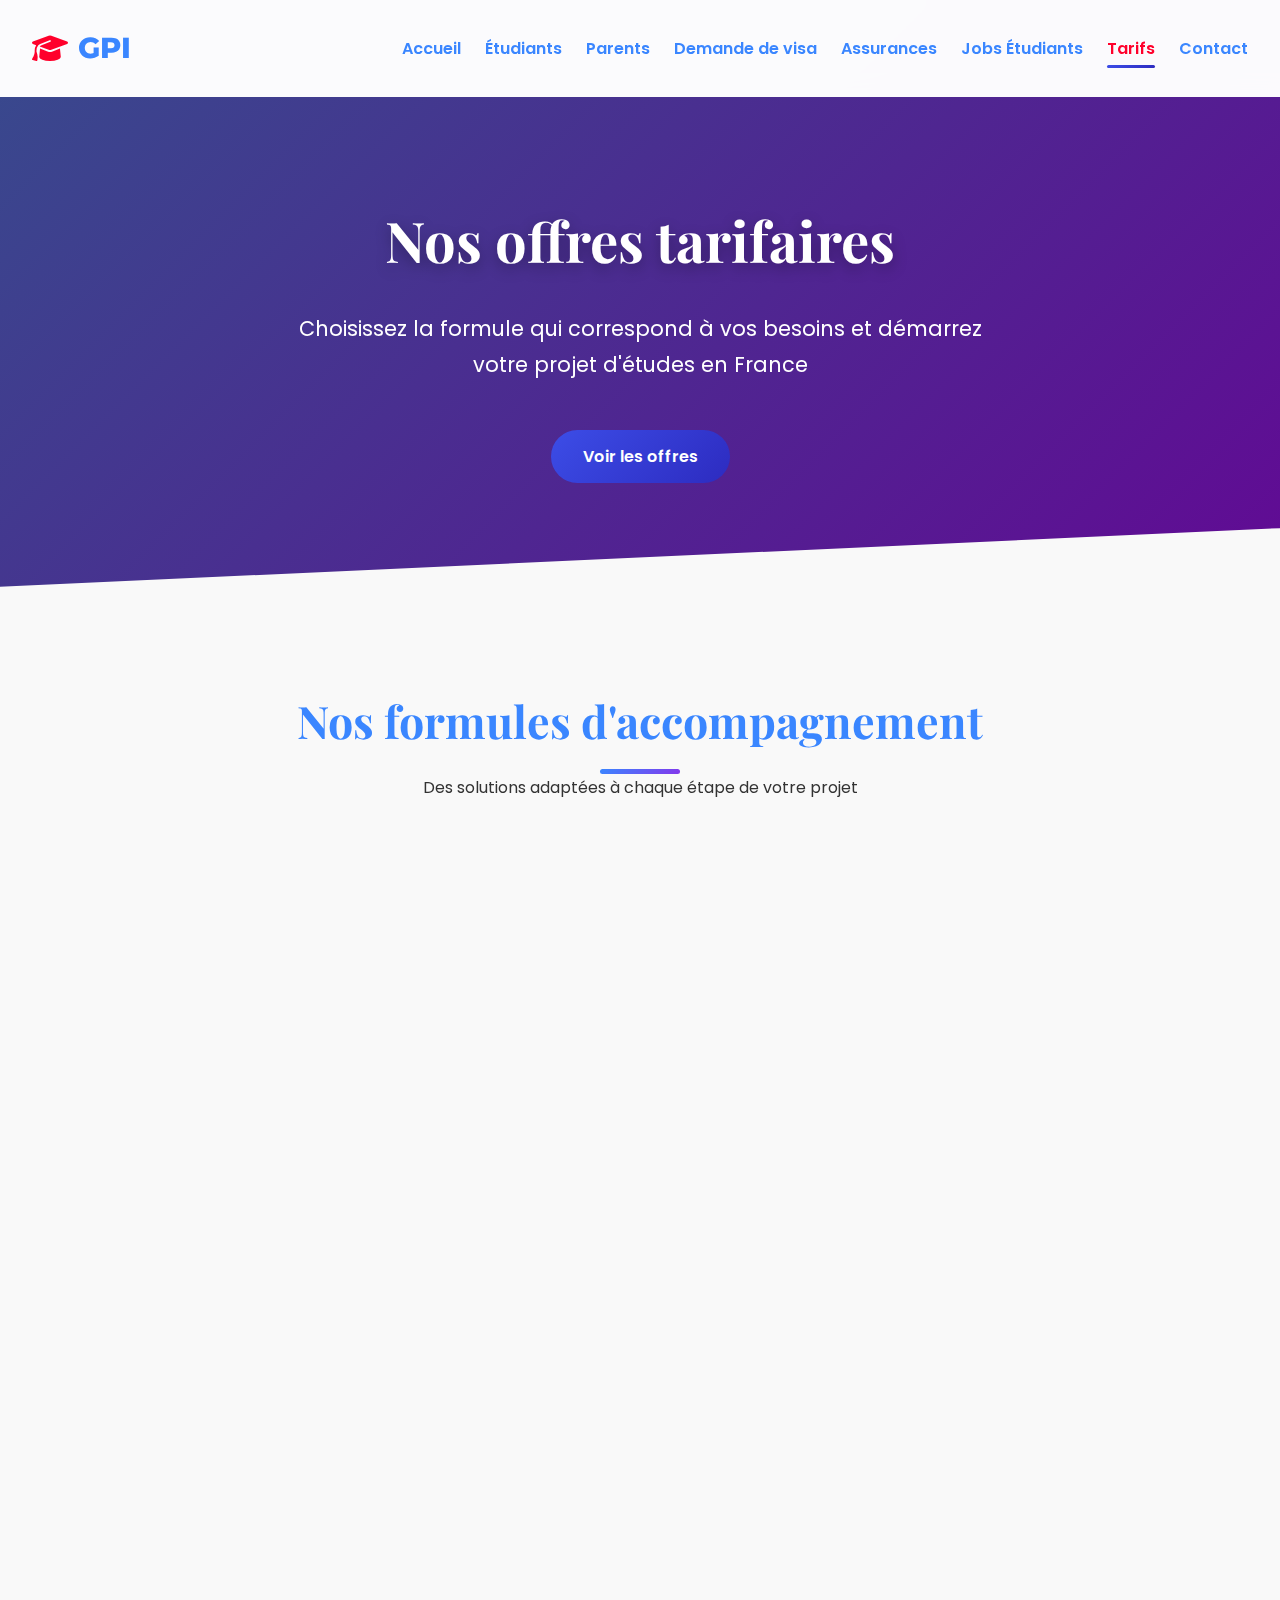
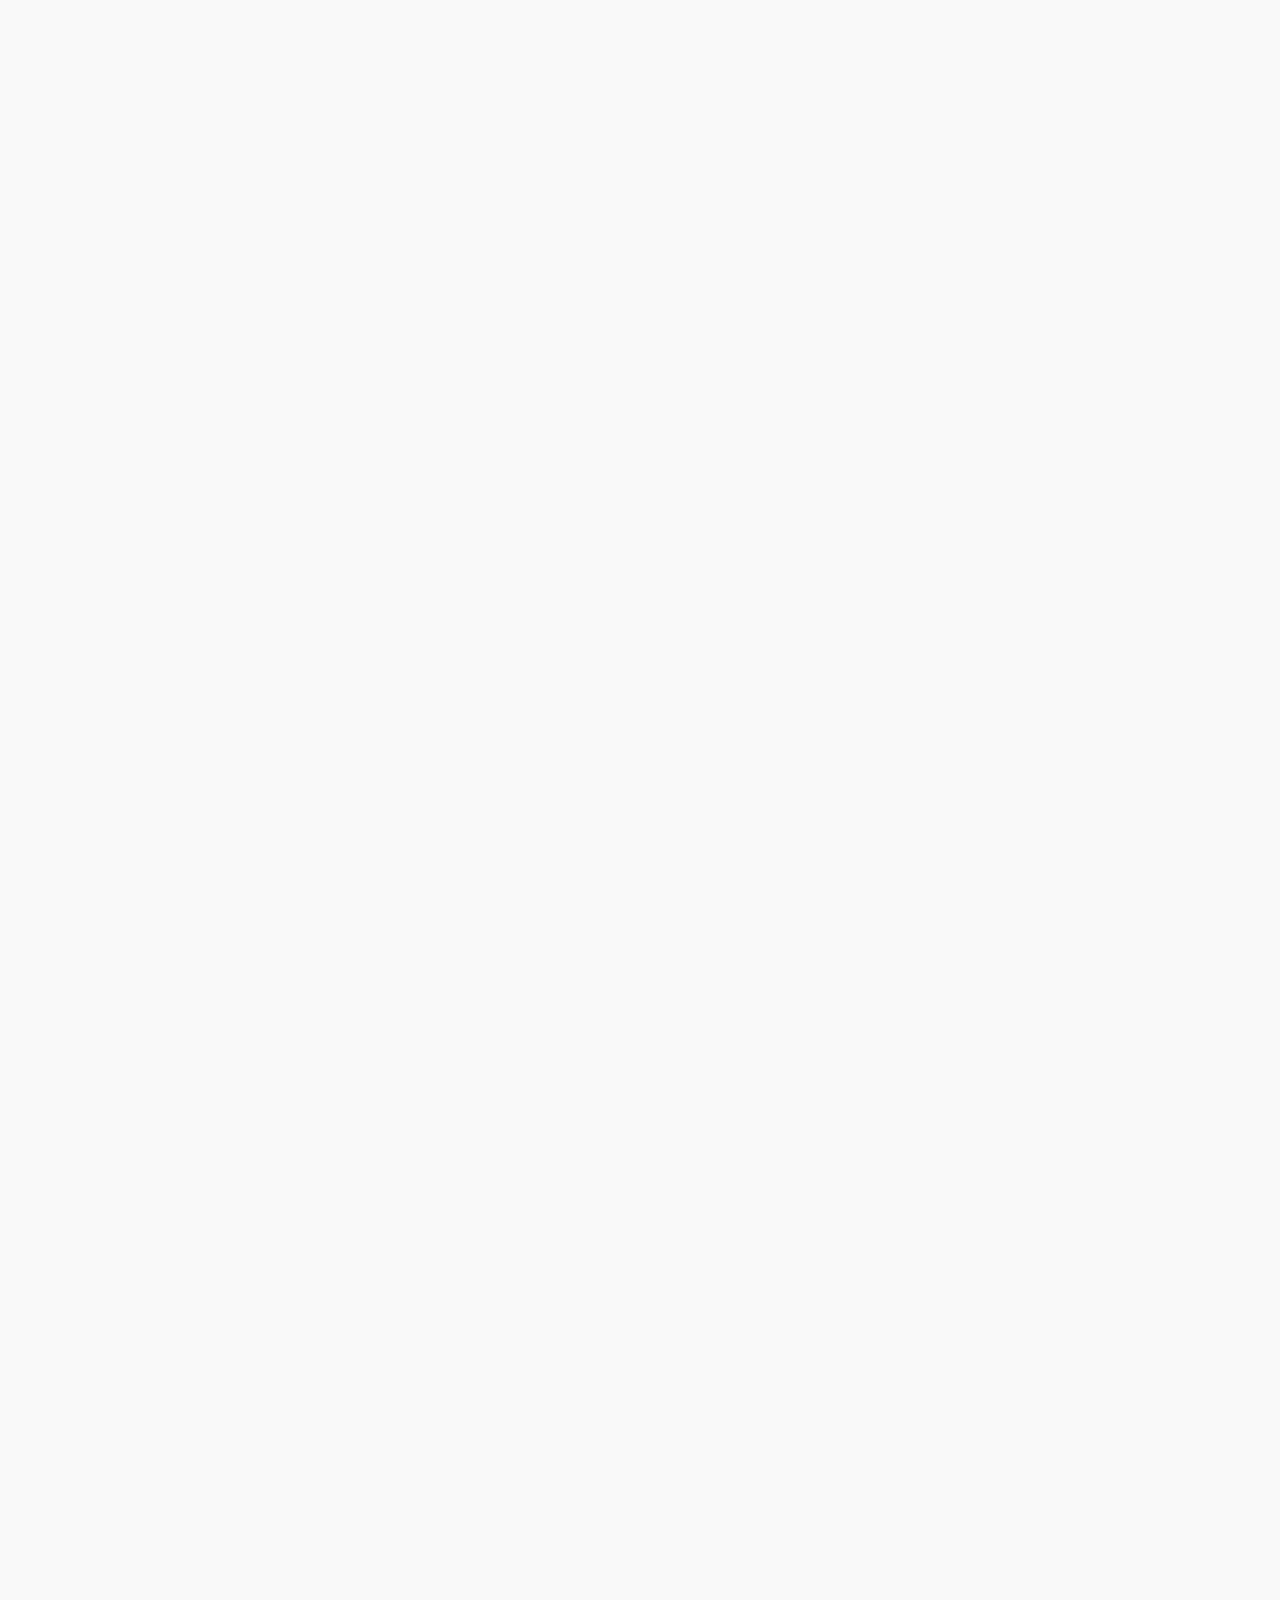
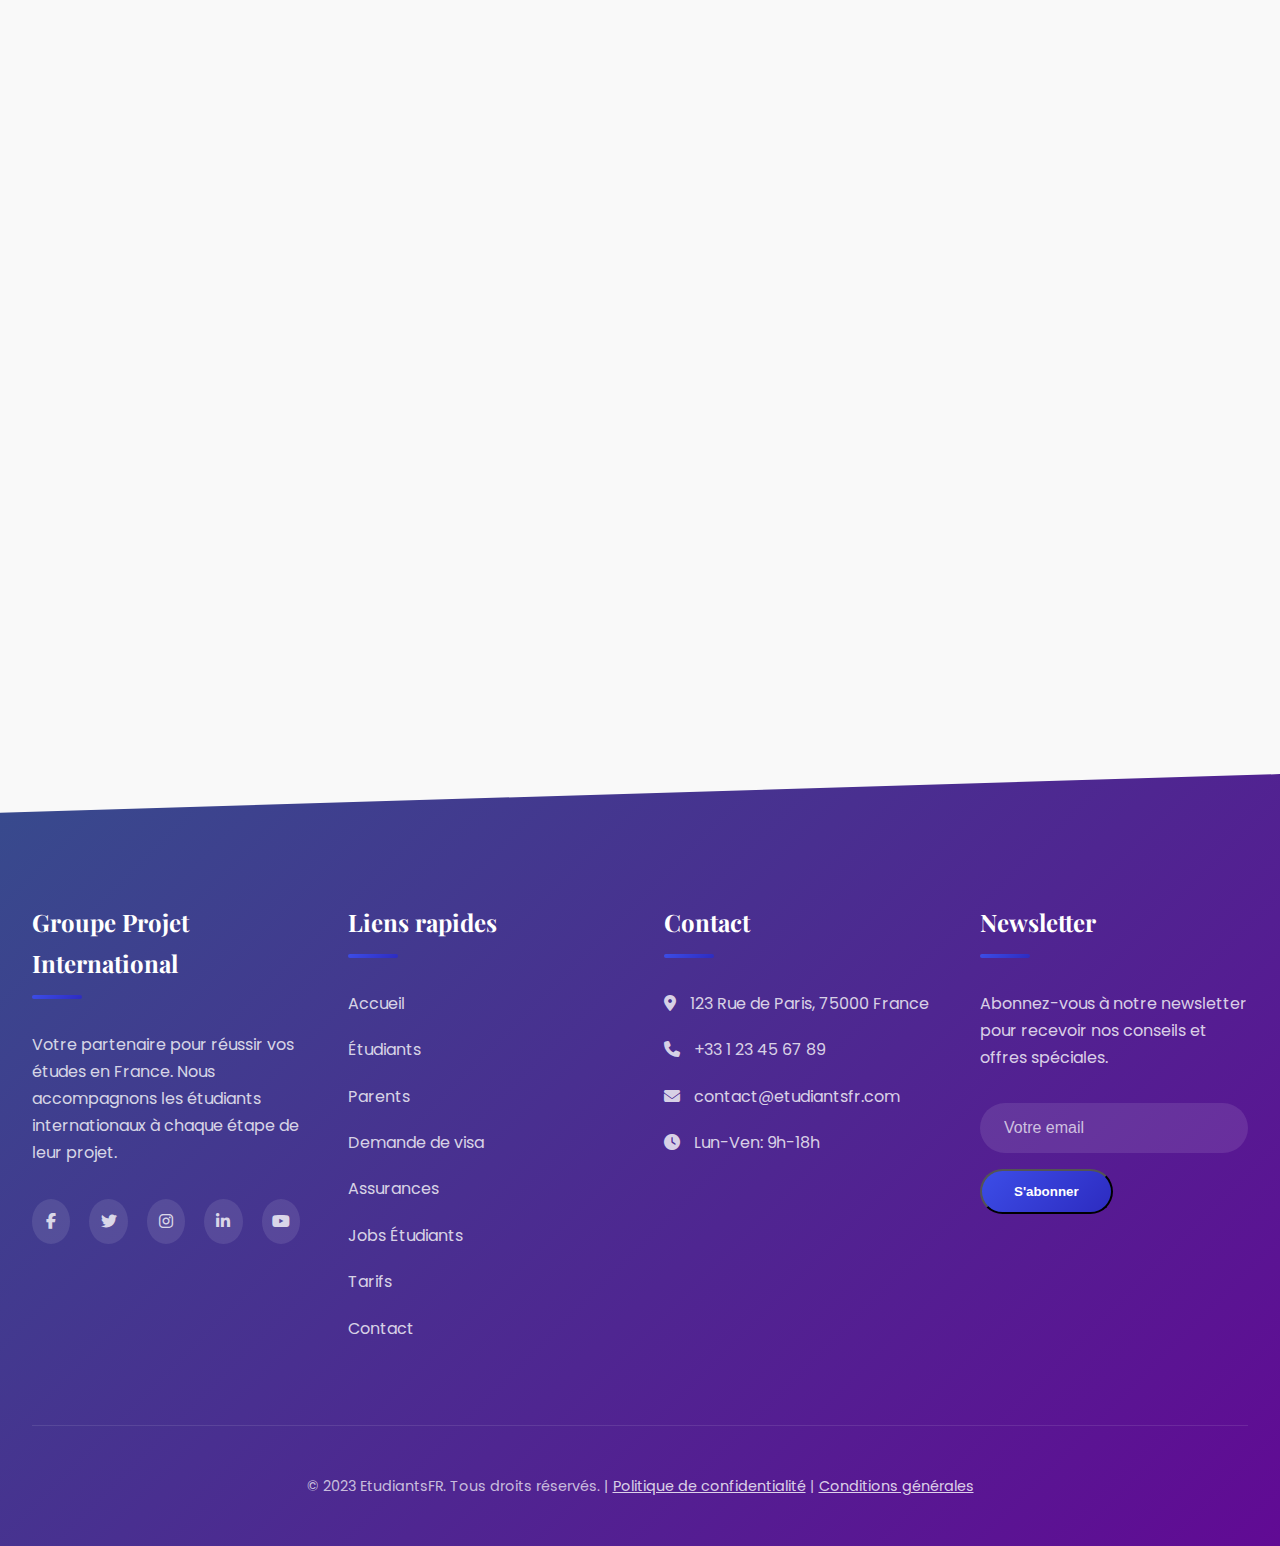
<file: tarifs.html>
<!DOCTYPE html>
<html lang="fr">
<head>
    <meta charset="UTF-8">
    <meta name="viewport" content="width=device-width, initial-scale=1.0">
    <title>Tarifs - GPI</title>
    
    <!-- Polices Google -->
    <link rel="preconnect" href="https://fonts.googleapis.com">
    <link rel="preconnect" href="https://fonts.gstatic.com" crossorigin>
    <link href="https://fonts.googleapis.com/css2?family=Poppins:wght@300;400;500;600;700&family=Playfair+Display:wght@700;800;900&family=Montserrat:wght@800;900&display=swap" rel="stylesheet">
    
    <!-- Font Awesome -->
    <link rel="stylesheet" href="https://cdnjs.cloudflare.com/ajax/libs/font-awesome/6.4.0/css/all.min.css">
    
    <!-- Bibliothèques CSS -->
    <link rel="stylesheet" href="https://unpkg.com/aos@next/dist/aos.css"/>

    <!-- Favicon moderne -->
    <link rel="icon" href="assets/img/logo.jpg" type="image/x-icon">
    <link rel="apple-touch-icon" href="images/logo/apple-touch-icon.png">
    <link rel="manifest" href="site.webmanifest">
    
    <!-- CSS principal avec préchargement -->
    <link rel="preload" href="assets/css/tarifs.css" as="style" onload="this.onload=null;this.rel='stylesheet'">
    <noscript><link rel="stylesheet" href="assets/css/tarifs.css"></noscript>
</head>
<body>
    <!-- Navbar -->
    <nav class="navbar" id="navbar">
        <a href="index.html" class="logo">
            <i class="fas fa-graduation-cap"></i>
            GPI
        </a>
        
        <ul class="nav-links" id="nav-links">
            <li><a href="index.html">Accueil</a></li>
            <li><a href="etudiants/etudiants.html">Étudiants</a></li>
            <li><a href="parents/parents.html">Parents</a></li>
            <li><a href="etudiants/avi.html">Demande de visa</a></li>
            <li><a href="vivre_france/assurances.html">Assurances</a></li>
            <li><a href="vivre_france/job_etudiant.html">Jobs Étudiants</a></li>
            <li><a href="tarifs.html" class="active">Tarifs</a></li>
            <li><a href="contact.html">Contact</a></li>
            <!--li><a href="connexion/login.html" class="btn btn-primary">Connexion</a></li-->
        </ul>
        
        <div class="menu-toggle" id="mobile-menu">
            <span></span>
            <span></span>
            <span></span>
        </div>
    </nav>

    <!-- Hero Section -->
    <section class="pricing-hero">
        <div class="container">
            <h1 data-aos="fade-up">Nos offres tarifaires</h1>
            <p data-aos="fade-up" data-aos-delay="200">Choisissez la formule qui correspond à vos besoins et démarrez votre projet d'études en France</p>
            <a href="#offres" class="btn btn-primary" data-aos="fade-up" data-aos-delay="400">Voir les offres</a>
        </div>
    </section>

    <!-- Pricing Section -->
    <section class="pricing-section" id="offres">
        <div class="container">
            <div class="section-title" data-aos="fade-up">
                <h2>Nos formules d'accompagnement</h2>
                <p>Des solutions adaptées à chaque étape de votre projet</p>
            </div>
            
            <div class="pricing-grid">
                <div class="pricing-card" data-aos="fade-up" data-aos-delay="100">
                    <div class="pricing-card-header">
                        <h3>Essentiel</h3>
                        <div class="price">49€</div>
                        <div class="period">par mois</div>
                    </div>
                    <div class="pricing-card-body">
                        <ul class="pricing-features">
                            <li>Accès à la plateforme d'information</li>
                            <li>Guide complet des démarches</li>
                            <li>Liste des documents requis</li>
                            <li>Espace membre personnel</li>
                            <li class="disabled">Accompagnement personnalisé</li>
                            <li class="disabled">Relance des administrations</li>
                            <li class="disabled">Service premium 24/7</li>
                        </ul>
                        <a href="#" class="btn btn-primary" style="width: 100%;">Choisir cette offre</a>
                    </div>
                </div>
                
                <div class="pricing-card popular" data-aos="fade-up" data-aos-delay="200">
                    <div class="popular-badge">Le plus populaire</div>
                    <div class="pricing-card-header">
                        <h3>Complet</h3>
                        <div class="price">99€</div>
                        <div class="period">par mois</div>
                    </div>
                    <div class="pricing-card-body">
                        <ul class="pricing-features">
                            <li>Tous les avantages Essentiel</li>
                            <li>Accompagnement par un expert</li>
                            <li>Vérification de votre dossier</li>
                            <li>Simulation d'entretien visa</li>
                            <li>Aide à la recherche de logement</li>
                            <li class="disabled">Service premium 24/7</li>
                            <li class="disabled">Conseiller dédié</li>
                        </ul>
                        <a href="#" class="btn btn-primary" style="width: 100%;">Choisir cette offre</a>
                    </div>
                </div>
                
                <div class="pricing-card" data-aos="fade-up" data-aos-delay="300">
                    <div class="pricing-card-header">
                        <h3>Premium</h3>
                        <div class="price">199€</div>
                        <div class="period">par mois</div>
                    </div>
                    <div class="pricing-card-body">
                        <ul class="pricing-features">
                            <li>Tous les avantages Complet</li>
                            <li>Conseiller dédié 24/7</li>
                            <li>Accompagnement VIP</li>
                            <li>Service de traduction</li>
                            <li>Assurance voyage incluse</li>
                            <li>Simulation d'entretien premium</li>
                            <li>Accès aux événements exclusifs</li>
                        </ul>
                        <a href="#" class="btn btn-primary" style="width: 100%;">Choisir cette offre</a>
                    </div>
                </div>
            </div>

            <!-- Payment Section -->
            <div class="payment-section" data-aos="fade-up" data-aos-delay="400">
                <h3>Méthodes de paiement</h3>
                <p style="text-align: center; color: #666; margin-bottom: 2rem;">Choisissez votre mode de paiement préféré</p>
                
                <div class="payment-methods">
                    <div class="payment-method selected" data-method="card">
                        <i class="fab fa-cc-visa"></i>
                        <i class="fab fa-cc-mastercard"></i>
                        <h4>Carte bancaire</h4>
                        <p>Paiement sécurisé par carte Visa ou Mastercard</p>
                    </div>
                    
                    <div class="payment-method" data-method="paypal">
                        <i class="fab fa-paypal"></i>
                        <h4>PayPal</h4>
                        <p>Paiement via votre compte PayPal</p>
                    </div>
                    
                    <div class="payment-method" data-method="airtel">
                        <i class="fas fa-mobile-alt"></i>
                        <h4>Airtel Money</h4>
                        <p>Paiement mobile via Airtel Money</p>
                    </div>
                    
                    <div class="payment-method" data-method="mtn">
                        <i class="fas fa-mobile-alt"></i>
                        <h4>MTN Mobile Money</h4>
                        <p>Paiement mobile via MTN</p>
                    </div>
                </div>
                
                <!-- Card Payment Form -->
                <div class="payment-form active" id="card-form">
                    <form id="card-payment">
                        <div class="form-group">
                            <label for="card-number">Numéro de carte</label>
                            <input type="text" id="card-number" placeholder="1234 5678 9012 3456" required>
                        </div>
                        
                        <div class="form-group">
                            <label for="card-name">Nom sur la carte</label>
                            <input type="text" id="card-name" placeholder="Jean DUPONT" required>
                        </div>
                        
                        <div class="form-row">
                            <div class="form-group">
                                <label for="card-expiry">Date d'expiration</label>
                                <input type="text" id="card-expiry" placeholder="MM/AA" required>
                            </div>
                            
                            <div class="form-group">
                                <label for="card-cvc">Code CVC</label>
                                <input type="text" id="card-cvc" placeholder="123" required>
                            </div>
                        </div>
                        
                        <button type="submit" class="submit-btn">Payer maintenant</button>
                    </form>
                </div>
                
                <!-- PayPal Payment Form -->
                <div class="payment-form" id="paypal-form">
                    <div style="text-align: center; padding: 2rem;">
                        <i class="fab fa-paypal" style="font-size: 4rem; color: #003087; margin-bottom: 1.5rem;"></i>
                        <p>Vous serez redirigé vers PayPal pour compléter votre paiement de manière sécurisée.</p>
                        <button class="submit-btn" style="max-width: 300px; margin: 2rem auto 0;">
                            Payer avec PayPal
                        </button>
                    </div>
                </div>
                
                <!-- Airtel Money Payment Form -->
                <div class="payment-form" id="airtel-form">
                    <form id="airtel-payment">
                        <div class="form-group">
                            <label for="airtel-number">Numéro Airtel Money</label>
                            <input type="text" id="airtel-number" placeholder="Ex: 06 12 34 56 78" required>
                        </div>
                        
                        <div class="form-group">
                            <p style="color: #666; font-size: 0.9rem; margin-top: -0.5rem;">Vous recevrez une demande de paiement sur votre mobile</p>
                        </div>
                        
                        <button type="submit" class="submit-btn">Payer avec Airtel Money</button>
                    </form>
                </div>
                
                <!-- MTN Mobile Money Payment Form -->
                <div class="payment-form" id="mtn-form">
                    <form id="mtn-payment">
                        <div class="form-group">
                            <label for="mtn-number">Numéro MTN Mobile Money</label>
                            <input type="text" id="mtn-number" placeholder="Ex: 06 12 34 56 78" required>
                        </div>
                        
                        <div class="form-group">
                            <p style="color: #666; font-size: 0.9rem; margin-top: -0.5rem;">Vous recevrez une demande de paiement sur votre mobile</p>
                        </div>
                        
                        <button type="submit" class="submit-btn">Payer avec MTN Mobile Money</button>
                    </form>
                </div>
            </div>
        </div>
    </section>

    <!-- FAQ Section -->
    <section class="faq-section">
        <div class="container">
            <div class="section-title" data-aos="fade-up">
                <h2>Questions fréquentes</h2>
                <p>Trouvez des réponses à vos questions sur nos tarifs et paiements</p>
            </div>
            
            <div class="faq-container">
                <div class="faq-item" data-aos="fade-up" data-aos-delay="100">
                    <div class="faq-question">
                        <h4>Puis-je changer de formule en cours d'abonnement ?</h4>
                        <i class="fas fa-chevron-down"></i>
                    </div>
                    <div class="faq-answer">
                        <p>Oui, vous pouvez à tout moment passer à une formule supérieure ou inférieure. Le changement prend effet immédiatement et le montant de votre abonnement sera ajusté au prorata temporis.</p>
                    </div>
                </div>
                
                <div class="faq-item" data-aos="fade-up" data-aos-delay="300">
                    <div class="faq-question">
                        <h4>Comment annuler mon abonnement ?</h4>
                        <i class="fas fa-chevron-down"></i>
                    </div>
                    <div class="faq-answer">
                        <p>Vous pouvez annuler votre abonnement à tout moment depuis votre espace personnel. L'annulation prend effet à la fin de la période en cours et aucun remboursement n'est effectué pour la période déjà payée.</p>
                    </div>
                </div>
                
                <div class="faq-item" data-aos="fade-up" data-aos-delay="400">
                    <div class="faq-question">
                        <h4>Est-ce que mes données de paiement sont sécurisées ?</h4>
                        <i class="fas fa-chevron-down"></i>
                    </div>
                    <div class="faq-answer">
                        <p>Absolument. Nous utilisons le chiffrement SSL et ne stockons jamais vos informations de paiement directement sur nos serveurs. Les transactions sont traitées par des prestataires de paiement certifiés PCI DSS.</p>
                    </div>
                </div>
                
                <div class="faq-item" data-aos="fade-up" data-aos-delay="500">
                    <div class="faq-question">
                        <h4>Que se passe-t-il si mon paiement échoue ?</h4>
                        <i class="fas fa-chevron-down"></i>
                    </div>
                    <div class="faq-answer">
                        <p>En cas d'échec de paiement, nous vous enverrons une notification par email et SMS. Vous aurez 7 jours pour régulariser la situation avant que votre accès ne soit temporairement suspendu.</p>
                    </div>
                </div>
            </div>
        </div>
    </section>

    <!-- Footer -->
    <footer>
        <div class="container">
            <div class="footer-content">
                <div class="footer-column">
                    <h3>Groupe Projet International</h3>
                    <p>Votre partenaire pour réussir vos études en France. Nous accompagnons les étudiants internationaux à chaque étape de leur projet.</p>
                    <div class="social-links">
                        <a href="#"><i class="fab fa-facebook-f"></i></a>
                        <a href="#"><i class="fab fa-twitter"></i></a>
                        <a href="#"><i class="fab fa-instagram"></i></a>
                        <a href="#"><i class="fab fa-linkedin-in"></i></a>
                        <a href="#"><i class="fab fa-youtube"></i></a>
                    </div>
                </div>
                
                <div class="footer-column">
                    <h3>Liens rapides</h3>
                    <a href="index.html">Accueil</a>
                    <a href="etudiants.html">Étudiants</a>
                    <a href="parents.html">Parents</a>
                    <a href="visa.html">Demande de visa</a>
                    <a href="assurances.html">Assurances</a>
                    <a href="jobs.html">Jobs Étudiants</a>
                    <a href="tarifs.html">Tarifs</a>
                    <a href="contact.html">Contact</a>
                </div>
                
                <div class="footer-column">
                    <h3>Contact</h3>
                    <p><i class="fas fa-map-marker-alt" style="margin-right: 10px;"></i> 123 Rue de Paris, 75000 France</p>
                    <p><i class="fas fa-phone" style="margin-right: 10px;"></i> +33 1 23 45 67 89</p>
                    <p><i class="fas fa-envelope" style="margin-right: 10px;"></i> contact@etudiantsfr.com</p>
                    <p><i class="fas fa-clock" style="margin-right: 10px;"></i> Lun-Ven: 9h-18h</p>
                </div>
                
                <div class="footer-column">
                    <h3>Newsletter</h3>
                    <p>Abonnez-vous à notre newsletter pour recevoir nos conseils et offres spéciales.</p>
                    <form class="newsletter-form">
                        <input type="email" placeholder="Votre email">
                        <button type="submit" class="btn btn-primary">S'abonner</button>
                    </form>
                </div>
            </div>
            
            <div class="copyright">
                <p>&copy; 2023 EtudiantsFR. Tous droits réservés. | <a href="#" style="color: rgba(255,255,255,0.8);">Politique de confidentialité</a> | <a href="#" style="color: rgba(255,255,255,0.8);">Conditions générales</a></p>
            </div>
        </div>
    </footer>

    <!-- Scripts -->
    <script src="https://unpkg.com/aos@next/dist/aos.js"></script>
    <script>
        // Animation On Scroll
        AOS.init({
            duration: 800,
            once: true,
            easing: 'ease-in-out'
        });

        // Mobile Menu Toggle
        const mobileMenu = document.getElementById('mobile-menu');
        const navLinks = document.getElementById('nav-links');
        
        mobileMenu.addEventListener('click', () => {
            mobileMenu.classList.toggle('active');
            navLinks.classList.toggle('active');
        });

        // Navbar Scroll Effect
        const navbar = document.getElementById('navbar');
        window.addEventListener('scroll', () => {
            if (window.scrollY > 50) {
                navbar.classList.add('scrolled');
            } else {
                navbar.classList.remove('scrolled');
            }
        });

        // FAQ Accordion
        const faqItems = document.querySelectorAll('.faq-item');
        faqItems.forEach(item => {
            const question = item.querySelector('.faq-question');
            question.addEventListener('click', () => {
                item.classList.toggle('active');
                
                // Close other items
                faqItems.forEach(otherItem => {
                    if (otherItem !== item && otherItem.classList.contains('active')) {
                        otherItem.classList.remove('active');
                    }
                });
            });
        });

        // Payment Method Selection
        const paymentMethods = document.querySelectorAll('.payment-method');
        const paymentForms = document.querySelectorAll('.payment-form');
        
        paymentMethods.forEach(method => {
            method.addEventListener('click', () => {
                // Remove selected class from all methods
                paymentMethods.forEach(m => m.classList.remove('selected'));
                
                // Add selected class to clicked method
                method.classList.add('selected');
                
                // Get the method type
                const methodType = method.getAttribute('data-method');
                
                // Hide all forms
                paymentForms.forEach(form => form.classList.remove('active'));
                
                // Show the selected form
                document.getElementById(`${methodType}-form`).classList.add('active');
            });
        });

        // Form Submission
        const forms = document.querySelectorAll('form');
        forms.forEach(form => {
            form.addEventListener('submit', (e) => {
                e.preventDefault();
                alert('Paiement simulé avec succès! En production, cette action enverrait les données au serveur.');
            });
        });
    </script>
</body>
</html>
</file>
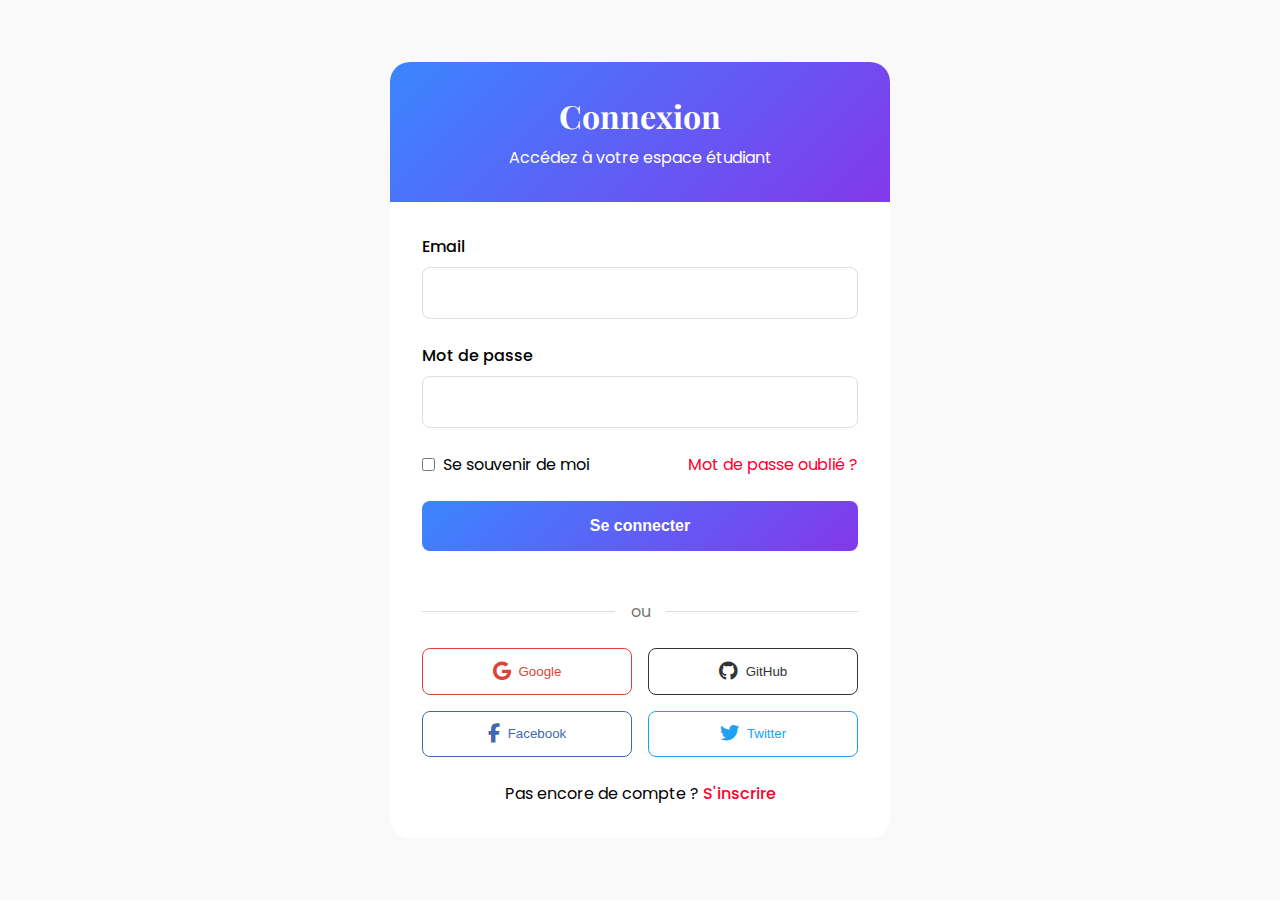
<file: connexion/login.html>
<!DOCTYPE html>
<html lang="fr">
<head>
    <meta charset="UTF-8">
    <meta name="viewport" content="width=device-width, initial-scale=1.0">
    <title>Connexion - GPI</title>
    
    <!-- Polices Google -->
    <link rel="preconnect" href="https://fonts.googleapis.com">
    <link rel="preconnect" href="https://fonts.gstatic.com" crossorigin>
    <link href="https://fonts.googleapis.com/css2?family=Poppins:wght@300;400;500;600;700&family=Playfair+Display:wght@700;800;900&family=Montserrat:wght@800;900&display=swap" rel="stylesheet">
    
    <!-- Favicon moderne -->
    <link rel="icon" href="../assets/img/logo.jpg" type="image/x-icon">
    <link rel="apple-touch-icon" href="images/logo/apple-touch-icon.png">
    <link rel="manifest" href="site.webmanifest">

    <!-- Font Awesome -->
    <link rel="stylesheet" href="https://cdnjs.cloudflare.com/ajax/libs/font-awesome/6.4.0/css/all.min.css">
    
    <style>
        :root {
            --primary: #3a86ff;
            --secondary: #8338ec;
            --accent:rgb(255, 0, 43);;
            --light: #f8f9fa;
            --dark:rgb(37, 33, 41);
            --gradient-primary: linear-gradient(135deg, var(--primary), var(--secondary));
            --gradient-secondary: linear-gradient(135deg,rgb(60, 77, 231),rgb(45, 43, 192));
            --gradient-accent: linear-gradient(135deg, var(--accent),rgb(146, 21, 12));
            --gradient-light: linear-gradient(135deg, #f5f7fa, #e4e8eb);
            --gradient-dark: linear-gradient(135deg,rgb(55, 75, 141),rgb(97, 10, 148));
            --gradient-gold: linear-gradient(135deg,rgb(15, 241, 34),rgb(18, 243, 104));
        }

        * {
            margin: 0;
            padding: 0;
            box-sizing: border-box;
        }

        body {
            font-family: 'Poppins', sans-serif;
            background-color: #f9f9f9;
            display: flex;
            justify-content: center;
            align-items: center;
            min-height: 100vh;
            padding: 2rem;
        }

        .login-container {
            background: white;
            border-radius: 20px;
            box-shadow: var(--shadow-md);
            width: 100%;
            max-width: 500px;
            overflow: hidden;
        }

        .login-header {
            background: var(--gradient-primary);
            color: white;
            padding: 2rem;
            text-align: center;
        }

        .login-header h1 {
            font-family: 'Playfair Display', serif;
            margin-bottom: 0.5rem;
        }

        .login-body {
            padding: 2rem;
        }

        .form-group {
            margin-bottom: 1.5rem;
        }

        .form-group label {
            display: block;
            margin-bottom: 0.5rem;
            font-weight: 500;
        }

        .form-group input {
            width: 100%;
            padding: 1rem;
            border: 1px solid #ddd;
            border-radius: 8px;
            font-size: 1rem;
        }

        .form-group input:focus {
            outline: none;
            border-color: var(--accent);
            box-shadow: 0 0 0 3px rgba(52, 152, 219, 0.2);
        }

        .remember-forgot {
            display: flex;
            justify-content: space-between;
            align-items: center;
            margin-bottom: 1.5rem;
        }

        .remember-me {
            display: flex;
            align-items: center;
        }

        .remember-me input {
            margin-right: 0.5rem;
        }

        .forgot-password a {
            color: var(--accent);
            text-decoration: none;
        }

        .btn {
            width: 100%;
            padding: 1rem;
            border: none;
            border-radius: 8px;
            font-size: 1rem;
            font-weight: 600;
            cursor: pointer;
            transition: all 0.3s ease;
        }

        .btn-primary {
            background: var(--gradient-primary);
            color: white;
            margin-bottom: 1.5rem;
        }

        .btn-primary:hover {
            transform: translateY(-3px);
            box-shadow: var(--shadow-sm);
        }

        .divider {
            display: flex;
            align-items: center;
            margin: 1.5rem 0;
            color: #777;
        }

        .divider::before, .divider::after {
            content: "";
            flex: 1;
            border-bottom: 1px solid #ddd;
        }

        .divider::before {
            margin-right: 1rem;
        }

        .divider::after {
            margin-left: 1rem;
        }

        .social-login {
            display: grid;
            grid-template-columns: repeat(2, 1fr);
            gap: 1rem;
            margin-bottom: 1.5rem;
        }

        .social-btn {
            display: flex;
            align-items: center;
            justify-content: center;
            padding: 0.8rem;
            border: 1px solid #ddd;
            border-radius: 8px;
            background: white;
            cursor: pointer;
            transition: all 0.3s ease;
        }

        .social-btn:hover {
            transform: translateY(-3px);
            box-shadow: var(--shadow-sm);
        }

        .social-btn i {
            margin-right: 0.5rem;
            font-size: 1.2rem;
        }

        .google-btn {
            border-color: #DB4437;
            color: #DB4437;
        }

        .github-btn {
            border-color: #333;
            color: #333;
        }

        .facebook-btn {
            border-color: #4267B2;
            color: #4267B2;
        }

        .twitter-btn {
            border-color: #1DA1F2;
            color: #1DA1F2;
        }

        .register-link {
            text-align: center;
            margin-top: 1.5rem;
        }

        .register-link a {
            color: var(--accent);
            text-decoration: none;
            font-weight: 500;
        }

        @media (max-width: 576px) {
            .social-login {
                grid-template-columns: 1fr;
            }
        }
    </style>
</head>
<body>
    <div class="login-container">
        <div class="login-header">
            <h1>Connexion</h1>
            <p>Accédez à votre espace étudiant</p>
        </div>
        
        <div class="login-body">
            <form id="login-form">
                <div class="form-group">
                    <label for="email">Email</label>
                    <input type="email" id="email" required>
                </div>
                
                <div class="form-group">
                    <label for="password">Mot de passe</label>
                    <input type="password" id="password" required>
                </div>
                
                <div class="remember-forgot">
                    <div class="remember-me">
                        <input type="checkbox" id="remember">
                        <label for="remember">Se souvenir de moi</label>
                    </div>
                    <div class="forgot-password">
                        <a href="#">Mot de passe oublié ?</a>
                    </div>
                </div>
                
                <button type="submit" class="btn btn-primary">Se connecter</button>
                
                <div class="divider">ou</div>
                
                <div class="social-login">
                    <button type="button" class="social-btn google-btn">
                        <i class="fab fa-google"></i> Google
                    </button>
                    <button type="button" class="social-btn github-btn">
                        <i class="fab fa-github"></i> GitHub
                    </button>
                    <button type="button" class="social-btn facebook-btn">
                        <i class="fab fa-facebook-f"></i> Facebook
                    </button>
                    <button type="button" class="social-btn twitter-btn">
                        <i class="fab fa-twitter"></i> Twitter
                    </button>
                </div>
                
                <div class="register-link">
                    <p>Pas encore de compte ? <a href="register.html">S'inscrire</a></p>
                </div>
            </form>
        </div>
    </div>

    <script>
        // Form Submission
        const loginForm = document.getElementById('login-form');
        loginForm.addEventListener('submit', (e) => {
            e.preventDefault();
            alert('Connexion simulée avec succès! En production, cette action enverrait les données au serveur.');
        });

        // Social Login Buttons
        const socialButtons = document.querySelectorAll('.social-btn');
        socialButtons.forEach(button => {
            button.addEventListener('click', () => {
                const provider = button.textContent.trim();
                alert(`Connexion avec ${provider} simulée. En production, cela redirigerait vers l'authentification ${provider}.`);
            });
        });
    </script>
</body>
</html>
</file>
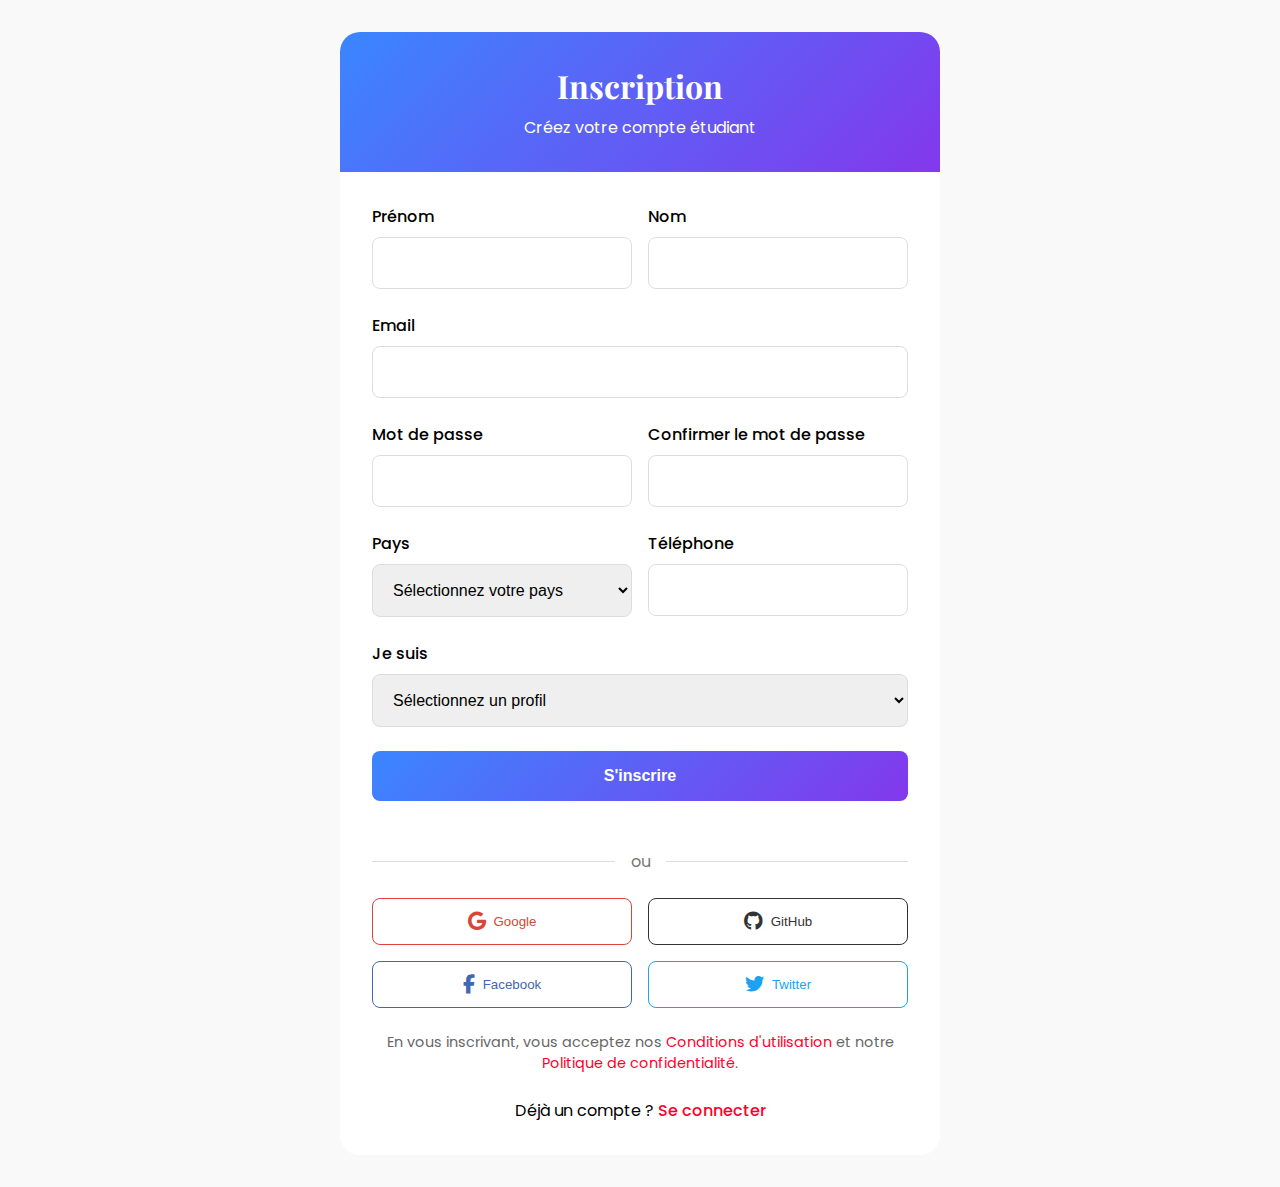
<file: connexion/register.html>
<!DOCTYPE html>
<html lang="fr">
<head>
    <meta charset="UTF-8">
    <meta name="viewport" content="width=device-width, initial-scale=1.0">
    <title>Inscription - GPI</title>
    
    <!-- Polices Google -->
    <link rel="preconnect" href="https://fonts.googleapis.com">
    <link rel="preconnect" href="https://fonts.gstatic.com" crossorigin>
    <link href="https://fonts.googleapis.com/css2?family=Poppins:wght@300;400;500;600;700&family=Playfair+Display:wght@700;800;900&family=Montserrat:wght@800;900&display=swap" rel="stylesheet">

    <!-- Favicon moderne -->
    <link rel="icon" href="../assets/img/logo.jpg" type="image/x-icon">
    <link rel="apple-touch-icon" href="images/logo/apple-touch-icon.png">
    <link rel="manifest" href="site.webmanifest">
    
    <!-- Font Awesome -->
    <link rel="stylesheet" href="https://cdnjs.cloudflare.com/ajax/libs/font-awesome/6.4.0/css/all.min.css">
    
    <style>
        :root {
            --primary: #3a86ff;
            --secondary: #8338ec;
            --accent:rgb(255, 0, 43);;
            --light: #f8f9fa;
            --dark:rgb(37, 33, 41);
            --gradient-primary: linear-gradient(135deg, var(--primary), var(--secondary));
            --gradient-secondary: linear-gradient(135deg,rgb(60, 77, 231),rgb(45, 43, 192));
            --gradient-accent: linear-gradient(135deg, var(--accent),rgb(146, 21, 12));
            --gradient-light: linear-gradient(135deg, #f5f7fa, #e4e8eb);
            --gradient-dark: linear-gradient(135deg,rgb(55, 75, 141),rgb(97, 10, 148));
            --gradient-gold: linear-gradient(135deg,rgb(15, 241, 34),rgb(18, 243, 104));
        }

        * {
            margin: 0;
            padding: 0;
            box-sizing: border-box;
        }

        body {
            font-family: 'Poppins', sans-serif;
            background-color: #f9f9f9;
            display: flex;
            justify-content: center;
            align-items: center;
            min-height: 100vh;
            padding: 2rem;
        }

        .register-container {
            background: white;
            border-radius: 20px;
            box-shadow: var(--shadow-md);
            width: 100%;
            max-width: 600px;
            overflow: hidden;
        }

        .register-header {
            background: var(--gradient-primary);
            color: white;
            padding: 2rem;
            text-align: center;
        }

        .register-header h1 {
            font-family: 'Playfair Display', serif;
            margin-bottom: 0.5rem;
        }

        .register-body {
            padding: 2rem;
        }

        .form-group {
            margin-bottom: 1.5rem;
        }

        .form-group label {
            display: block;
            margin-bottom: 0.5rem;
            font-weight: 500;
        }

        .form-group input, .form-group select {
            width: 100%;
            padding: 1rem;
            border: 1px solid #ddd;
            border-radius: 8px;
            font-size: 1rem;
        }

        .form-group input:focus, .form-group select:focus {
            outline: none;
            border-color: var(--accent);
            box-shadow: 0 0 0 3px rgba(52, 152, 219, 0.2);
        }

        .form-row {
            display: flex;
            gap: 1rem;
        }

        .form-row .form-group {
            flex: 1;
        }

        .btn {
            width: 100%;
            padding: 1rem;
            border: none;
            border-radius: 8px;
            font-size: 1rem;
            font-weight: 600;
            cursor: pointer;
            transition: all 0.3s ease;
        }

        .btn-primary {
            background: var(--gradient-primary);
            color: white;
            margin-bottom: 1.5rem;
        }

        .btn-primary:hover {
            transform: translateY(-3px);
            box-shadow: var(--shadow-sm);
        }

        .divider {
            display: flex;
            align-items: center;
            margin: 1.5rem 0;
            color: #777;
        }

        .divider::before, .divider::after {
            content: "";
            flex: 1;
            border-bottom: 1px solid #ddd;
        }

        .divider::before {
            margin-right: 1rem;
        }

        .divider::after {
            margin-left: 1rem;
        }

        .social-login {
            display: grid;
            grid-template-columns: repeat(2, 1fr);
            gap: 1rem;
            margin-bottom: 1.5rem;
        }

        .social-btn {
            display: flex;
            align-items: center;
            justify-content: center;
            padding: 0.8rem;
            border: 1px solid #ddd;
            border-radius: 8px;
            background: white;
            cursor: pointer;
            transition: all 0.3s ease;
        }

        .social-btn:hover {
            transform: translateY(-3px);
            box-shadow: var(--shadow-sm);
        }

        .social-btn i {
            margin-right: 0.5rem;
            font-size: 1.2rem;
        }

        .google-btn {
            border-color: #DB4437;
            color: #DB4437;
        }

        .github-btn {
            border-color: #333;
            color: #333;
        }

        .facebook-btn {
            border-color: #4267B2;
            color: #4267B2;
        }

        .twitter-btn {
            border-color: #1DA1F2;
            color: #1DA1F2;
        }

        .login-link {
            text-align: center;
            margin-top: 1.5rem;
        }

        .login-link a {
            color: var(--accent);
            text-decoration: none;
            font-weight: 500;
        }

        .terms {
            font-size: 0.9rem;
            color: #666;
            text-align: center;
            margin-top: 1rem;
        }

        .terms a {
            color: var(--accent);
            text-decoration: none;
        }

        @media (max-width: 768px) {
            .form-row {
                flex-direction: column;
                gap: 0;
            }
        }

        @media (max-width: 576px) {
            .social-login {
                grid-template-columns: 1fr;
            }
        }
    </style>
</head>
<body>
    <div class="register-container">
        <div class="register-header">
            <h1>Inscription</h1>
            <p>Créez votre compte étudiant</p>
        </div>
        
        <div class="register-body">
            <form id="register-form">
                <div class="form-row">
                    <div class="form-group">
                        <label for="firstname">Prénom</label>
                        <input type="text" id="firstname" required>
                    </div>
                    <div class="form-group">
                        <label for="lastname">Nom</label>
                        <input type="text" id="lastname" required>
                    </div>
                </div>
                
                <div class="form-group">
                    <label for="email">Email</label>
                    <input type="email" id="email" required>
                </div>
                
                <div class="form-row">
                    <div class="form-group">
                        <label for="password">Mot de passe</label>
                        <input type="password" id="password" required>
                    </div>
                    <div class="form-group">
                        <label for="confirm-password">Confirmer le mot de passe</label>
                        <input type="password" id="confirm-password" required>
                    </div>
                </div>
                
                <div class="form-row">
                    <div class="form-group">
                        <label for="country">Pays</label>
                        <select id="country" required>
                            <option value="">Sélectionnez votre pays</option>
                            <option value="FR">France</option>
                            <option value="BE">Belgique</option>
                            <option value="CA">Canada</option>
                            <!-- Ajoutez d'autres pays au besoin -->
                        </select>
                    </div>
                    <div class="form-group">
                        <label for="phone">Téléphone</label>
                        <input type="tel" id="phone">
                    </div>
                </div>
                
                <div class="form-group">
                    <label for="user-type">Je suis</label>
                    <select id="user-type" required>
                        <option value="">Sélectionnez un profil</option>
                        <option value="student">Étudiant</option>
                        <option value="parent">Parent</option>
                        <option value="teacher">Enseignant</option>
                        <option value="other">Autre</option>
                    </select>
                </div>
                
                <button type="submit" class="btn btn-primary">S'inscrire</button>
                
                <div class="divider">ou</div>
                
                <div class="social-login">
                    <button type="button" class="social-btn google-btn">
                        <i class="fab fa-google"></i> Google
                    </button>
                    <button type="button" class="social-btn github-btn">
                        <i class="fab fa-github"></i> GitHub
                    </button>
                    <button type="button" class="social-btn facebook-btn">
                        <i class="fab fa-facebook-f"></i> Facebook
                    </button>
                    <button type="button" class="social-btn twitter-btn">
                        <i class="fab fa-twitter"></i> Twitter
                    </button>
                </div>
                
                <div class="terms">
                    <p>En vous inscrivant, vous acceptez nos <a href="#">Conditions d'utilisation</a> et notre <a href="#">Politique de confidentialité</a>.</p>
                </div>
                
                <div class="login-link">
                    <p>Déjà un compte ? <a href="login.html">Se connecter</a></p>
                </div>
            </form>
        </div>
    </div>

    <script>
        // Form Submission
        const registerForm = document.getElementById('register-form');
        registerForm.addEventListener('submit', (e) => {
            e.preventDefault();
            
            // Simple password validation
            const password = document.getElementById('password').value;
            const confirmPassword = document.getElementById('confirm-password').value;
            
            if (password !== confirmPassword) {
                alert('Les mots de passe ne correspondent pas!');
                return;
            }
            
            alert('Inscription simulée avec succès! En production, cette action enverrait les données au serveur.');
        });

        // Social Login Buttons
        const socialButtons = document.querySelectorAll('.social-btn');
        socialButtons.forEach(button => {
            button.addEventListener('click', () => {
                const provider = button.textContent.trim();
                alert(`Inscription avec ${provider} simulée. En production, cela redirigerait vers l'authentification ${provider}.`);
            });
        });
    </script>
</body>
</html>
</file>
<file: assets/css/tarifs.css>
:root {
    --primary: #3a86ff;
    --secondary: #8338ec;
    --accent:rgb(255, 0, 43);;
    --light: #f8f9fa;
    --dark:rgb(37, 33, 41);
    --gradient-primary: linear-gradient(135deg, var(--primary), var(--secondary));
    --gradient-secondary: linear-gradient(135deg,rgb(60, 77, 231),rgb(45, 43, 192));
    --gradient-accent: linear-gradient(135deg, var(--accent),rgb(146, 21, 12));
    --gradient-light: linear-gradient(135deg, #f5f7fa, #e4e8eb);
    --gradient-dark: linear-gradient(135deg,rgb(55, 75, 141),rgb(97, 10, 148));
    --gradient-gold: linear-gradient(135deg,rgb(15, 241, 34),rgb(18, 243, 104));
}

* {
    margin: 0;
    padding: 0;
    box-sizing: border-box;
}

body {
    font-family: 'Poppins', sans-serif;
    color: #333;
    line-height: 1.7;
    background-color: #f9f9f9;
    overflow-x: hidden;
}

h1, h2, h3, h4 {
    font-family: 'Playfair Display', serif;
    font-weight: 700;
    color: var(--primary);
}

.container {
    max-width: 1400px;
    margin: 0 auto;
    padding: 0 2rem;
}

/* Navbar */
.navbar {
    display: flex;
    justify-content: space-between;
    align-items: center;
    padding: 1.5rem 2rem;
    background: rgba(255, 255, 255, 0.98);
    box-shadow: var(--shadow-md);
    position: fixed;
    width: 100%;
    top: 0;
    z-index: 1000;
    transition: all 0.4s cubic-bezier(0.175, 0.885, 0.32, 1.275);
    backdrop-filter: blur(10px);
}

.navbar.scrolled {
    padding: 1rem 2rem;
    box-shadow: var(--shadow-xl);
}

.logo {
    font-size: 1.8rem;
    font-weight: 800;
    color: var(--primary);
    text-decoration: none;
    display: flex;
    align-items: center;
    font-family: 'Montserrat', sans-serif;
}

.logo i {
    margin-right: 10px;
    color: var(--accent);
}

.nav-links {
    display: flex;
    list-style: none;
}

.nav-links li {
    margin-left: 1.5rem;
}

.nav-links a {
    color: var(--primary);
    text-decoration: none;
    font-weight: 600;
    transition: all 0.3s ease;
    position: relative;
    padding: 0.5rem 0;
}

.nav-links a:after {
    content: '';
    position: absolute;
    width: 0;
    height: 3px;
    background: var(--gradient-primary);
    bottom: 0;
    left: 0;
    transition: width 0.3s ease;
    border-radius: 3px;
}

.nav-links a:hover:after {
    width: 100%;
}

.nav-links a.active {
    color: var(--accent);
}

.nav-links a.active:after {
    width: 100%;
    background: var(--gradient-secondary);
}

.btn {
    display: inline-block;
    padding: 0.8rem 2rem;
    border-radius: 50px;
    text-decoration: none;
    font-weight: 600;
    transition: all 0.4s cubic-bezier(0.175, 0.885, 0.32, 1.275);
    position: relative;
    overflow: hidden;
    z-index: 1;
}

.btn-primary {
    background: var(--gradient-secondary);
    color: white;
    box-shadow: var(--shadow-md);
}

.btn-primary:hover {
    transform: translateY(-3px);
    box-shadow: var(--shadow-lg);
}

.btn-outline {
    background: transparent;
    border: 2px solid var(--accent);
    color: var(--accent);
}

.btn-outline:hover {
    background: var(--accent);
    color: white;
}

.menu-toggle {
    display: none;
    flex-direction: column;
    cursor: pointer;
    padding: 10px;
}

.menu-toggle span {
    height: 3px;
    width: 28px;
    background: var(--primary);
    margin: 5px 0;
    transition: all 0.4s ease;
    border-radius: 3px;
}

/* Hero Section */
.pricing-hero {
    background: var(--gradient-dark);
    color: white;
    padding: 12rem 0 6rem;
    text-align: center;
    position: relative;
    overflow: hidden;
    clip-path: polygon(0 0, 100% 0, 100% 90%, 0 100%);
}

.pricing-hero:before {
    content: '';
    position: absolute;
    top: 0;
    left: 0;
    width: 100%;
    height: 100%;
    background: url('https://images.unsplash.com/photo-1454165804606-c3d57bc86b40?ixlib=rb-4.0.3&ixid=M3wxMjA3fDB8MHxwaG90by1wYWdlfHx8fGVufDB8fHx8fA%3D%3D&auto=format&fit=crop&w=1470&q=80') center/cover;
    opacity: 0.15;
    z-index: 0;
}

.pricing-hero h1 {
    font-size: 3.5rem;
    margin-bottom: 1.5rem;
    color: white;
    text-shadow: 0 5px 15px rgba(0, 0, 0, 0.3);
}

.pricing-hero p {
    font-size: 1.3rem;
    max-width: 700px;
    margin: 0 auto 3rem;
    opacity: 0.9;
}

/* Pricing Section */
.pricing-section {
    padding: 6rem 0;
    position: relative;
}

.pricing-section:before {
    content: '';
    position: absolute;
    top: 0;
    left: 0;
    width: 100%;
    height: 100%;
    background: url('https://images.unsplash.com/photo-1454165804606-c3d57bc86b40?ixlib=rb-4.0.3&ixid=M3wxMjA3fDB8MHxwaG90by1wYWdlfHx8fGVufDB8fHx8fA%3D%3D&auto=format&fit=crop&w=1470&q=80') center/cover;
    opacity: 0.03;
    z-index: -1;
}

.section-title {
    text-align: center;
    margin-bottom: 5rem;
}

.section-title h2 {
    font-size: 2.8rem;
    position: relative;
    display: inline-block;
    padding-bottom: 15px;
}

.section-title h2:after {
    content: '';
    position: absolute;
    width: 80px;
    height: 5px;
    background: var(--gradient-primary);
    bottom: 0;
    left: 50%;
    transform: translateX(-50%);
    border-radius: 5px;
}

.pricing-grid {
    display: grid;
    grid-template-columns: repeat(auto-fit, minmax(350px, 1fr));
    gap: 3rem;
    margin-top: 4rem;
}

.pricing-card {
    background: white;
    border-radius: 20px;
    overflow: hidden;
    box-shadow: var(--shadow-lg);
    transition: all 0.5s cubic-bezier(0.175, 0.885, 0.32, 1.275);
    position: relative;
}

.pricing-card:hover {
    transform: translateY(-10px);
    box-shadow: var(--shadow-xl);
}

.pricing-card.popular {
    border: 3px solid var(--accent);
}

.popular-badge {
    position: absolute;
    top: 20px;
    right: 20px;
    background: var(--gradient-gold);
    color: white;
    padding: 0.5rem 1.5rem;
    border-radius: 50px;
    font-weight: 600;
    font-size: 0.9rem;
    z-index: 1;
    box-shadow: var(--shadow-sm);
}

.pricing-card-header {
    padding: 2.5rem;
    background: var(--gradient-primary);
    color: white;
    text-align: center;
}

.pricing-card-header h3 {
    font-size: 1.8rem;
    margin-bottom: 0.5rem;
    color: white;
}

.pricing-card-header .price {
    font-size: 3.5rem;
    font-weight: 700;
    margin-bottom: 0.5rem;
}

.pricing-card-header .period {
    font-size: 1rem;
    opacity: 0.8;
}

.pricing-card-body {
    padding: 2.5rem;
}

.pricing-features {
    list-style: none;
    margin-bottom: 2.5rem;
}

.pricing-features li {
    margin-bottom: 1rem;
    position: relative;
    padding-left: 30px;
}

.pricing-features li:before {
    content: '\f00c';
    font-family: 'Font Awesome 6 Free';
    font-weight: 900;
    position: absolute;
    left: 0;
    top: 0;
    color: var(--accent);
}

.pricing-features li.disabled:before {
    content: '\f00d';
    color: #ccc;
}

/* Payment Section */
.payment-section {
    background: white;
    border-radius: 20px;
    padding: 3rem;
    box-shadow: var(--shadow-lg);
    max-width: 800px;
    margin: 6rem auto 0;
}

.payment-section h3 {
    font-size: 1.8rem;
    margin-bottom: 2rem;
    text-align: center;
    color: var(--primary);
}

.payment-methods {
    display: grid;
    grid-template-columns: repeat(auto-fit, minmax(200px, 1fr));
    gap: 2rem;
    margin-top: 2rem;
}

.payment-method {
    background: white;
    border-radius: 15px;
    padding: 2rem;
    box-shadow: var(--shadow-md);
    text-align: center;
    transition: all 0.3s ease;
    border: 1px solid #eee;
    cursor: pointer;
}

.payment-method:hover {
    transform: translateY(-5px);
    box-shadow: var(--shadow-lg);
    border-color: var(--accent);
}

.payment-method.selected {
    border: 2px solid var(--accent);
    background: rgba(52, 152, 219, 0.05);
}

.payment-method i {
    font-size: 3rem;
    margin-bottom: 1.5rem;
    color: var(--primary);
}

.payment-method .fa-cc-visa {
    color: #1a237e;
}

.payment-method .fa-cc-mastercard {
    color: #1976d2;
}

.payment-method .fa-paypal {
    color: #003087;
}

.payment-method .fa-mobile-alt {
    color: #e74c3c;
}

.payment-method h4 {
    margin-bottom: 0.5rem;
    font-size: 1.2rem;
}

.payment-method p {
    color: #666;
    font-size: 0.9rem;
}

.payment-form {
    margin-top: 3rem;
    display: none;
}

.payment-form.active {
    display: block;
    animation: fadeIn 0.5s ease;
}

@keyframes fadeIn {
    from { opacity: 0; transform: translateY(10px); }
    to { opacity: 1; transform: translateY(0); }
}

.form-group {
    margin-bottom: 1.5rem;
}

.form-group label {
    display: block;
    margin-bottom: 0.5rem;
    font-weight: 500;
    color: var(--primary);
}

.form-group input {
    width: 100%;
    padding: 1rem;
    border: 1px solid #ddd;
    border-radius: 8px;
    font-size: 1rem;
    transition: all 0.3s ease;
}

.form-group input:focus {
    border-color: var(--accent);
    outline: none;
    box-shadow: 0 0 0 3px rgba(52, 152, 219, 0.2);
}

.form-row {
    display: flex;
    gap: 1rem;
}

.form-row .form-group {
    flex: 1;
}

.submit-btn {
    width: 100%;
    padding: 1rem;
    background: var(--gradient-primary);
    color: white;
    border: none;
    border-radius: 8px;
    font-size: 1.1rem;
    font-weight: 600;
    cursor: pointer;
    transition: all 0.3s ease;
    margin-top: 1rem;
}

.submit-btn:hover {
    transform: translateY(-3px);
    box-shadow: var(--shadow-md);
}

/* FAQ Section */
.faq-section {
    padding: 6rem 0;
    background-color: #f9f9f9;
}

.faq-container {
    max-width: 800px;
    margin: 0 auto;
}

.faq-item {
    background: white;
    border-radius: 15px;
    padding: 2rem;
    margin-bottom: 1.5rem;
    box-shadow: var(--shadow-sm);
    transition: all 0.3s ease;
    cursor: pointer;
}

.faq-item:hover {
    box-shadow: var(--shadow-md);
}

.faq-question {
    display: flex;
    justify-content: space-between;
    align-items: center;
}

.faq-question h4 {
    color: var(--accent);
    margin-bottom: 0;
    font-size: 1.2rem;
}

.faq-question i {
    transition: transform 0.3s ease;
    color: var(--primary);
}

.faq-answer {
    max-height: 0;
    overflow: hidden;
    transition: max-height 0.3s ease;
}

.faq-item.active .faq-question i {
    transform: rotate(180deg);
}

.faq-item.active .faq-answer {
    max-height: 500px;
    margin-top: 1.5rem;
    padding-top: 1.5rem;
    border-top: 1px dashed #eee;
}

/* Footer */
footer {
    background: var(--gradient-dark);
    color: white;
    padding: 8rem 0 3rem;
    position: relative;
    clip-path: polygon(0 5%, 100% 0, 100% 100%, 0 100%);
}

.footer-content {
    display: grid;
    grid-template-columns: repeat(auto-fit, minmax(250px, 1fr));
    gap: 3rem;
    margin-bottom: 4rem;
}

.footer-column h3 {
    color: white;
    margin-bottom: 2rem;
    position: relative;
    padding-bottom: 15px;
    font-size: 1.5rem;
}

.footer-column h3:after {
    content: '';
    position: absolute;
    width: 50px;
    height: 4px;
    background: var(--gradient-secondary);
    bottom: 0;
    left: 0;
    border-radius: 2px;
}

.footer-column p, .footer-column a {
    color: rgba(255, 255, 255, 0.8);
    margin-bottom: 1.2rem;
    display: block;
    text-decoration: none;
    transition: all 0.3s ease;
}

.footer-column a:hover {
    color: white;
    padding-left: 10px;
}

.social-links {
    display: flex;
    gap: 1.2rem;
    margin-top: 2rem;
}

.social-links a {
    display: flex;
    align-items: center;
    justify-content: center;
    width: 45px;
    height: 45px;
    background: rgba(255, 255, 255, 0.1);
    border-radius: 50%;
    transition: all 0.4s cubic-bezier(0.175, 0.885, 0.32, 1.275);
}

.social-links a:hover {
    background: var(--gradient-secondary);
    transform: translateY(-5px) scale(1.1);
    box-shadow: 0 10px 20px rgba(0, 0, 0, 0.2);
}

.newsletter-form {
    margin-top: 2rem;
}

.newsletter-form input {
    width: 100%;
    padding: 1rem 1.5rem;
    border: none;
    border-radius: 50px;
    margin-bottom: 1rem;
    background: rgba(255, 255, 255, 0.1);
    color: white;
    font-size: 1rem;
}

.newsletter-form input::placeholder {
    color: rgba(255, 255, 255, 0.7);
}

.copyright {
    text-align: center;
    padding-top: 3rem;
    margin-top: 3rem;
    border-top: 1px solid rgba(255, 255, 255, 0.1);
    color: rgba(255, 255, 255, 0.7);
    font-size: 0.9rem;
}

/* Responsive */
@media (max-width: 1200px) {
    .pricing-hero h1 {
        font-size: 3rem;
    }
    
    .section-title h2 {
        font-size: 2.5rem;
    }
}

@media (max-width: 992px) {
    .nav-links {
        position: fixed;
        top: 0;
        right: -100%;
        width: 80%;
        height: 100vh;
        background: rgba(255, 255, 255, 0.98);
        backdrop-filter: blur(10px);
        -webkit-backdrop-filter: blur(10px);
        flex-direction: column;
        align-items: center;
        justify-content: center;
        transition: all 0.6s cubic-bezier(0.175, 0.885, 0.32, 1.275);
        box-shadow: var(--shadow-xl);
        padding: 2rem;
    }

    .nav-links.active {
        right: 0;
    }

    .nav-links li {
        margin: 1.5rem 0;
        width: 100%;
        text-align: center;
    }

    .nav-links a {
        font-size: 1.2rem;
        color: var(--primary);
        padding: 0.8rem 1.5rem;
        display: inline-block;
    }

    .nav-links a:after {
        display: none;
    }

    .nav-links a.active {
        background: var(--gradient-primary);
        color: white;
        border-radius: 50px;
        padding: 0.8rem 1.5rem;
    }

    .menu-toggle {
        display: flex;
    }

    .menu-toggle.active span:nth-child(1) {
        transform: rotate(45deg) translate(5px, 5px);
    }

    .menu-toggle.active span:nth-child(2) {
        opacity: 0;
    }

    .menu-toggle.active span:nth-child(3) {
        transform: rotate(-45deg) translate(7px, -6px);
    }

    .pricing-hero {
        padding: 10rem 0 6rem;
        clip-path: polygon(0 0, 100% 0, 100% 95%, 0 100%);
    }

    .pricing-hero h1 {
        font-size: 2.5rem;
    }

    .section-title h2 {
        font-size: 2.2rem;
    }

    .pricing-grid {
        grid-template-columns: 1fr;
    }

    .payment-methods {
        grid-template-columns: repeat(auto-fit, minmax(150px, 1fr));
    }
}

@media (max-width: 768px) {
    .pricing-hero h1 {
        font-size: 2.2rem;
    }

    .pricing-hero p {
        font-size: 1.1rem;
    }

    .pricing-card-header {
        padding: 2rem;
    }

    .pricing-card-body {
        padding: 2rem;
    }

    .payment-section {
        padding: 2rem;
    }

    .form-row {
        flex-direction: column;
        gap: 0;
    }
}

@media (max-width: 576px) {
    .logo {
        font-size: 1.5rem;
    }

    .pricing-hero h1 {
        font-size: 2rem;
    }

    .section-title h2 {
        font-size: 1.8rem;
    }

    .footer-content {
        grid-template-columns: 1fr;
    }

    .footer-column {
        text-align: center;
    }

    .footer-column h3:after {
        left: 50%;
        transform: translateX(-50%);
    }

    .social-links {
        justify-content: center;
    }
}


/* Animation de préchargement */
.loader {
    position: fixed;
    top: 0;
    left: 0;
    width: 100%;
    height: 100%;
    background: #fff;
    display: flex;
    justify-content: center;
    align-items: center;
    z-index: 9999;
    transition: opacity 0.5s, visibility 0.5s;
}

.loader.hidden {
    opacity: 0;
    visibility: hidden;
}

.loader-circle {
    width: 80px;
    height: 80px;
    border: 8px solid #f3f3f3;
    border-top: 8px solid #4361ee;
    border-radius: 50%;
    animation: spin 1s linear infinite;
    position: relative;
}

.loader-circle:before {
    content: '';
    position: absolute;
    top: -8px;
    left: -8px;
    right: -8px;
    bottom: -8px;
    border: 8px solid transparent;
    border-top: 8px solid rgb(41, 9, 183);
    border-radius: 50%;
    animation: spin 2s linear infinite;
}

.loader-circle:after {
    content: '';
    position: absolute;
    top: -16px;
    left: -16px;
    right: -16px;
    bottom: -16px;
    border: 8px solid transparent;
    border-top: 8px solid rgb(247, 37, 55);
    border-radius: 50%;
    animation: spin 3s linear infinite;
}

@keyframes spin {
    0% { transform: rotate(0deg); }
    100% { transform: rotate(360deg); }
}

/* Effets de morphing */
.morphing-circle {
    position: absolute;
    width: 300px;
    height: 300px;
    border-radius: 50%;
    background: rgb(238, 67, 67);
    filter: blur(30px);
    animation: morph 8s infinite alternate;
    z-index: -1;
    opacity: 0.7;
}

.morphing-circle:nth-child(2) {
    background: rgba(114, 9, 183, 0.1);
    animation-delay: 2s;
    left: 20%;
    top: 30%;
}

.morphing-circle:nth-child(3) {
    background: rgba(247, 37, 133, 0.1);
    animation-delay: 4s;
    left: 70%;
    top: 60%;
}

@keyframes morph {
    0% { border-radius: 50%; transform: scale(1); }
    25% { border-radius: 40% 60% 60% 40% / 70% 30% 70% 30%; }
    50% { border-radius: 30% 70% 70% 30% / 30% 30% 70% 70%; transform: scale(1.2); }
    75% { border-radius: 60% 40% 40% 60% / 60% 60% 40% 40%; }
    100% { border-radius: 50%; transform: scale(1); }
}

/* Effet de particules */
.particles-js {
    position: absolute;
    width: 100%;
    height: 100%;
    top: 0;
    left: 0;
    z-index: 0;
}

/* Animation de texte dégradé */
.gradient-text {
    background: linear-gradient(90deg,rgb(178, 183, 206), #7209b7,rgb(214, 204, 204));
    -webkit-background-clip: text;
    background-clip: text;
    color: transparent;
    animation: gradient-shift 8s ease infinite;
    background-size: 200% 200%;
}

@keyframes gradient-shift {
    0% { background-position: 0% 50%; }
    50% { background-position: 100% 50%; }
    100% { background-position: 0% 50%; }
}

/* Effet de vague animée */
.wave {
    position: absolute;
    bottom: 0;
    left: 0;
    width: 100%;
    height: 100px;
    background: url('data:image/svg+xml;utf8,<svg viewBox="0 0 1200 120" xmlns="http://www.w3.org/2000/svg" preserveAspectRatio="none"><path d="M0,0V46.29c47.79,22.2,103.59,32.17,158,28,70.36-5.37,136.33-33.31,206.8-37.5C438.64,32.43,512.34,53.67,583,72.05c69.27,18,138.3,24.88,209.4,13.08,36.15-6,69.85-17.84,104.45-29.34C989.49,25,1113-14.29,1200,52.47V0Z" fill="%234361ee" opacity=".25"/><path d="M0,0V15.81C13,36.92,27.64,56.86,47.69,72.05,99.41,111.27,165,111,224.58,91.58c31.15-10.15,60.09-26.07,89.67-39.8,40.92-19,84.73-46,130.83-49.67,36.26-2.85,70.9,9.42,98.6,31.56,31.77,25.39,62.32,62,103.63,73,40.44,10.79,81.35-6.69,119.13-24.28s75.16-39,116.92-43.05c59.73-5.85,113.28,22.88,168.9,38.84,30.2,8.66,59,6.17,87.09-7.5,22.43-10.89,48-26.93,60.65-49.24V0Z" fill="%234361ee" opacity=".5"/><path d="M0,0V5.63C149.93,59,314.09,71.32,475.83,42.57c43-7.64,84.23-20.12,127.61-26.46,59-8.63,112.48,12.24,165.56,35.4C827.93,77.22,886,95.24,951.2,90c86.53-7,172.46-45.71,248.8-84.81V0Z" fill="%234361ee"/></svg>');
    background-size: cover;
    animation: wave-animation 15s linear infinite;
}

.wave:nth-child(2) {
    animation-delay: -5s;
    opacity: 0.5;
}

.wave:nth-child(3) {
    animation-delay: -10s;
    opacity: 0.3;
}

@keyframes wave-animation {
    0% { transform: translateX(0); }
    100% { transform: translateX(-50%); }
}

/* Animation de flottement */
@keyframes float {
    0% { transform: translateY(0px); }
    50% { transform: translateY(-20px); }
    100% { transform: translateY(0px); }
}

.float-animation {
    animation: float 6s ease-in-out infinite;
}

/* Animation de pulsation */
@keyframes pulse {
    0% { transform: scale(1); }
    50% { transform: scale(1.05); }
    100% { transform: scale(1); }
}

.pulse-animation {
    animation: pulse 2s infinite;
}

/* Animation de rotation 3D */
@keyframes rotate3d {
    0% { transform: rotateY(0deg); }
    100% { transform: rotateY(360deg); }
}

.rotate3d {
    animation: rotate3d 12s linear infinite;
}

/* Effet de glitch */
.glitch {
    position: relative;
}

.glitch::before, .glitch::after {
    content: attr(data-text);
    position: absolute;
    top: 0;
    left: 0;
    width: 100%;
    height: 100%;
    opacity: 0.8;
}

.glitch::before {
    color:rgb(247, 37, 37);
    z-index: -1;
    animation: glitch-effect 3s infinite;
}

.glitch::after {
    color: #4361ee;
    z-index: -2;
    animation: glitch-effect 2s infinite reverse;
}

@keyframes glitch-effect {
    0% { transform: translate(0); }
    20% { transform: translate(-3px, 3px); }
    40% { transform: translate(-3px, -3px); }
    60% { transform: translate(3px, 3px); }
    80% { transform: translate(3px, -3px); }
    100% { transform: translate(0); }
}

/* Effet de néon */
.neon-text {
    color: #fff;
    text-shadow: 
        0 0 5px #fff,
        0 0 10px #fff,
        0 0 20px rgb(238, 67, 67),
        0 0 40px #4361ee,
        0 0 80px rgb(175, 67, 238);
    animation: neon-flicker 1.5s infinite alternate;
}

@keyframes neon-flicker {
    0%, 19%, 21%, 23%, 25%, 54%, 56%, 100% {
        text-shadow: 
            0 0 5px #fff,
            0 0 10px #fff,
            0 0 20px rgb(238, 67, 76),
            0 0 40px #4361ee,
            0 0 80px rgb(190, 67, 238);
    }
    20%, 24%, 55% {
        text-shadow: none;
    }
}

/* Effet de parallaxe avancé */
.parallax-layer {
    position: absolute;
    width: 100%;
    height: 100%;
    will-change: transform;
}

/* Animation de texte qui se remplit */
.fill-text {
    position: relative;
    display: inline-block;
}

.fill-text::after {
    content: '';
    position: absolute;
    top: 0;
    left: 0;
    width: 0;
    height: 100%;
    background: linear-gradient(90deg, transparent, rgba(67, 97, 238, 0.3), transparent);
    animation: fill 3s forwards;
}

@keyframes fill {
    to { width: 100%; }
}

/* Effet de hover avancé pour les cartes */
.card-3d {
    transition: all 0.5s ease;
    transform-style: preserve-3d;
}

.card-3d:hover {
    transform: perspective(1000px) rotateY(10deg) rotateX(5deg) translateY(-10px);
    box-shadow: 0 20px 40px rgba(0, 0, 0, 0.2);
}

/* Effet de lumière qui suit la souris */
.light-spot {
    position: fixed;
    width: 300px;
    height: 300px;
    background: radial-gradient(circle, rgba(114, 9, 183, 0.15) 0%, transparent 70%);
    border-radius: 50%;
    pointer-events: none;
    transform: translate(-50%, -50%);
    z-index: -1;
    filter: blur(30px);
}
</file>
